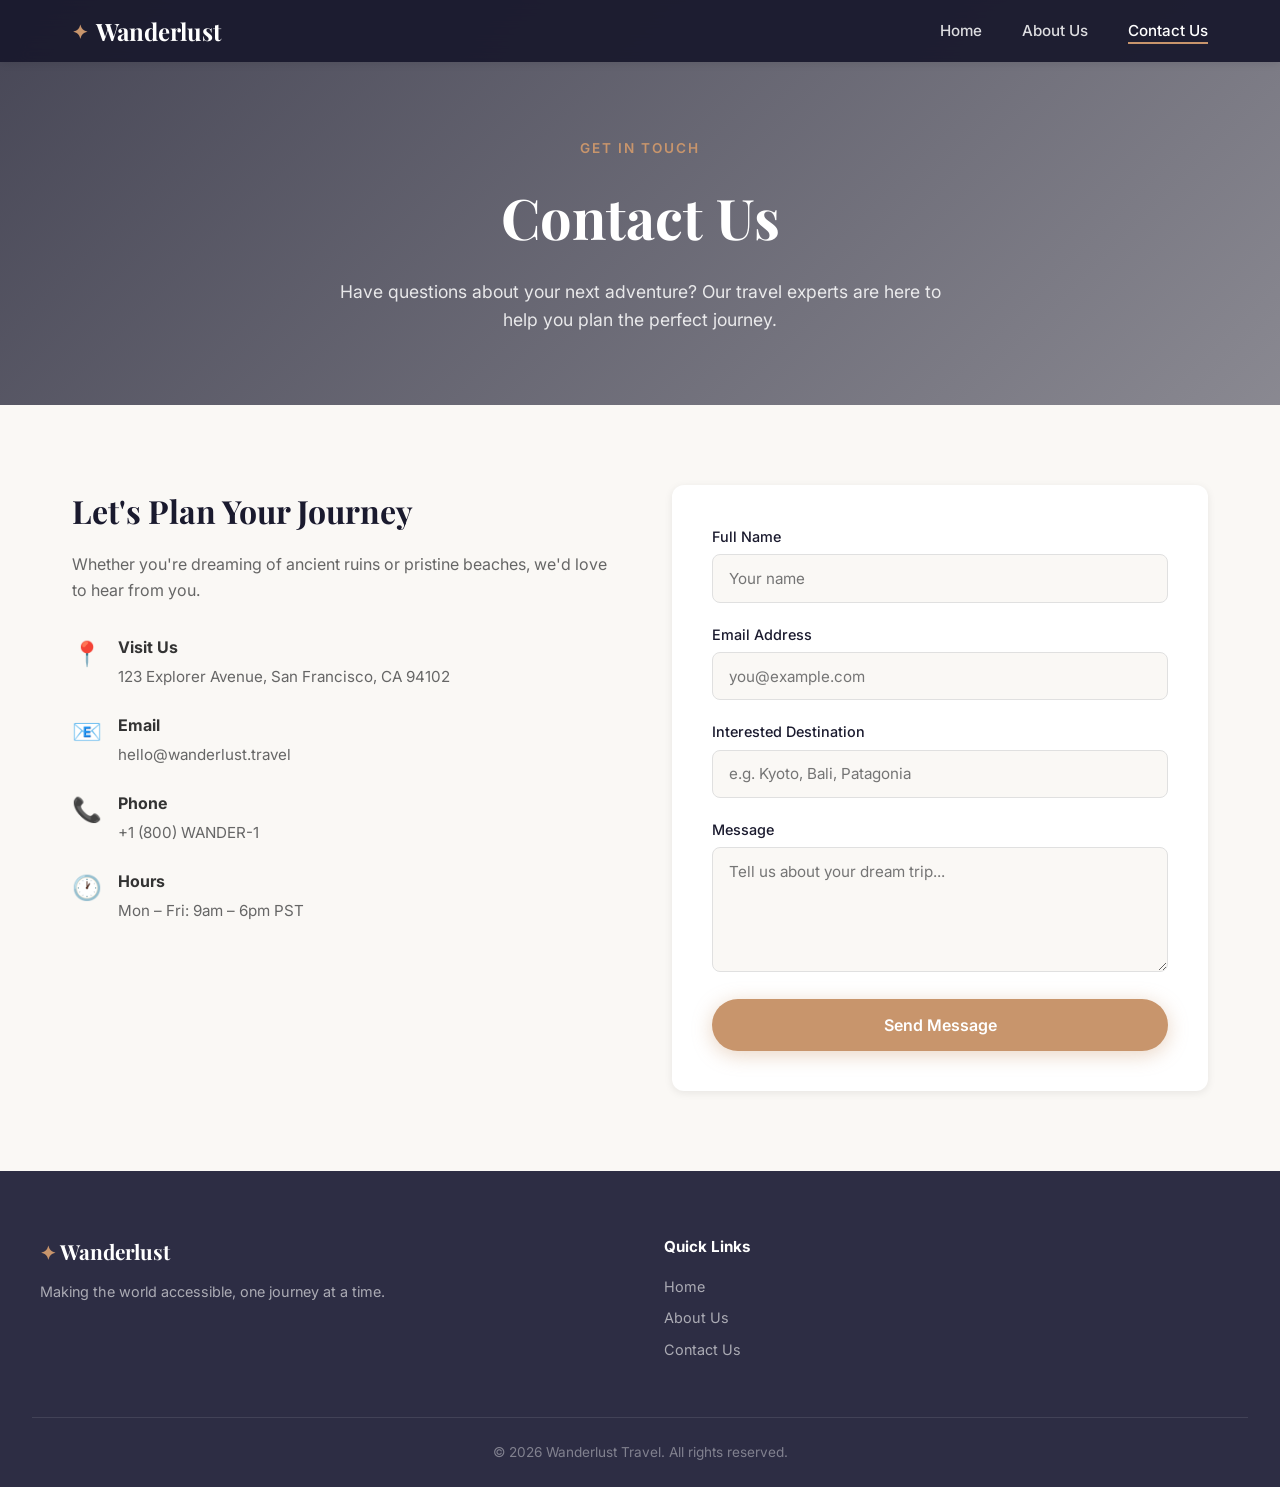
<file: contact.html>
<!DOCTYPE html>
<html lang="en">
<head>
  <meta charset="UTF-8" />
  <meta name="viewport" content="width=device-width, initial-scale=1.0" />
  <title>Contact Us — Wanderlust</title>
  <link rel="preconnect" href="https://fonts.googleapis.com" />
  <link rel="preconnect" href="https://fonts.gstatic.com" crossorigin />
  <link href="https://fonts.googleapis.com/css2?family=Playfair+Display:wght@400;600;700&family=Inter:wght@300;400;500;600&display=swap" rel="stylesheet" />
  <link rel="stylesheet" href="css/styles.css" />
</head>
<body>
  <nav class="navbar scrolled" id="navbar">
    <div class="nav-container">
      <a href="index.html" class="nav-logo">
        <span class="logo-icon">✦</span>
        Wanderlust
      </a>
      <button class="nav-toggle" id="navToggle" aria-label="Toggle navigation">
        <span></span>
        <span></span>
        <span></span>
      </button>
      <ul class="nav-links" id="navLinks">
        <li><a href="index.html">Home</a></li>
        <li><a href="about.html">About Us</a></li>
        <li><a href="contact.html" class="active">Contact Us</a></li>
      </ul>
    </div>
  </nav>

  <main class="page-main">
    <section class="page-hero contact-hero">
      <div class="page-hero-bg"></div>
      <div class="page-hero-overlay"></div>
      <div class="page-hero-content">
        <span class="section-tag">Get in Touch</span>
        <h1>Contact Us</h1>
        <p>Have questions about your next adventure? Our travel experts are here to help you plan the perfect journey.</p>
      </div>
    </section>

    <section class="contact-content">
      <div class="contact-grid">
        <div class="contact-info">
          <h2>Let's Plan Your Journey</h2>
          <p>Whether you're dreaming of ancient ruins or pristine beaches, we'd love to hear from you.</p>

          <div class="contact-details">
            <div class="contact-item">
              <span class="contact-icon">📍</span>
              <div>
                <strong>Visit Us</strong>
                <p>123 Explorer Avenue, San Francisco, CA 94102</p>
              </div>
            </div>
            <div class="contact-item">
              <span class="contact-icon">📧</span>
              <div>
                <strong>Email</strong>
                <p>hello@wanderlust.travel</p>
              </div>
            </div>
            <div class="contact-item">
              <span class="contact-icon">📞</span>
              <div>
                <strong>Phone</strong>
                <p>+1 (800) WANDER-1</p>
              </div>
            </div>
            <div class="contact-item">
              <span class="contact-icon">🕐</span>
              <div>
                <strong>Hours</strong>
                <p>Mon – Fri: 9am – 6pm PST</p>
              </div>
            </div>
          </div>
        </div>

        <form class="contact-form" id="contactForm">
          <div class="form-group">
            <label for="name">Full Name</label>
            <input type="text" id="name" name="name" required placeholder="Your name" />
          </div>
          <div class="form-group">
            <label for="email">Email Address</label>
            <input type="email" id="email" name="email" required placeholder="you@example.com" />
          </div>
          <div class="form-group">
            <label for="destination">Interested Destination</label>
            <input type="text" id="destination" name="destination" placeholder="e.g. Kyoto, Bali, Patagonia" />
          </div>
          <div class="form-group">
            <label for="message">Message</label>
            <textarea id="message" name="message" rows="5" required placeholder="Tell us about your dream trip..."></textarea>
          </div>
          <button type="submit" class="btn btn-primary btn-full">Send Message</button>
          <div class="form-success hidden" id="formSuccess">
            Thank you! We'll be in touch within 24 hours.
          </div>
        </form>
      </div>
    </section>
  </main>

  <footer class="footer">
    <div class="footer-content">
      <div class="footer-brand">
        <span class="logo-icon">✦</span> Wanderlust
        <p>Making the world accessible, one journey at a time.</p>
      </div>
      <div class="footer-links">
        <h4>Quick Links</h4>
        <a href="index.html">Home</a>
        <a href="about.html">About Us</a>
        <a href="contact.html">Contact Us</a>
      </div>
    </div>
    <div class="footer-bottom">
      <p>&copy; 2026 Wanderlust Travel. All rights reserved.</p>
    </div>
  </footer>

  <script src="js/app.js"></script>
</body>
</html>
</file>
<file: css/styles.css>
/* ===== CSS Variables ===== */
:root {
  --color-primary: #c8956c;
  --color-primary-dark: #a67548;
  --color-primary-light: #e8c9a8;
  --color-dark: #1a1a2e;
  --color-dark-soft: #2d2d44;
  --color-text: #333;
  --color-text-light: #666;
  --color-white: #ffffff;
  --color-bg: #faf8f5;
  --font-display: 'Playfair Display', Georgia, serif;
  --font-body: 'Inter', -apple-system, BlinkMacSystemFont, sans-serif;
  --shadow-sm: 0 2px 8px rgba(0, 0, 0, 0.08);
  --shadow-md: 0 8px 30px rgba(0, 0, 0, 0.12);
  --shadow-lg: 0 20px 60px rgba(0, 0, 0, 0.2);
  --radius: 12px;
  --transition: 0.3s cubic-bezier(0.4, 0, 0.2, 1);
}

/* ===== Reset & Base ===== */
*,
*::before,
*::after {
  margin: 0;
  padding: 0;
  box-sizing: border-box;
}

html {
  scroll-behavior: smooth;
}

body {
  font-family: var(--font-body);
  color: var(--color-text);
  background: var(--color-bg);
  line-height: 1.6;
  overflow-x: hidden;
}

img {
  max-width: 100%;
  display: block;
}

a {
  text-decoration: none;
  color: inherit;
}

/* ===== Navigation ===== */
.navbar {
  position: fixed;
  top: 0;
  left: 0;
  right: 0;
  z-index: 1000;
  padding: 1.25rem 0;
  transition: var(--transition);
}

.navbar.scrolled {
  background: rgba(26, 26, 46, 0.95);
  backdrop-filter: blur(12px);
  padding: 0.75rem 0;
  box-shadow: var(--shadow-sm);
}

.nav-container {
  max-width: 1200px;
  margin: 0 auto;
  padding: 0 2rem;
  display: flex;
  align-items: center;
  justify-content: space-between;
}

.nav-logo {
  font-family: var(--font-display);
  font-size: 1.5rem;
  font-weight: 700;
  color: var(--color-white);
  display: flex;
  align-items: center;
  gap: 0.5rem;
}

.logo-icon {
  color: var(--color-primary);
  font-size: 1.2rem;
}

.nav-links {
  display: flex;
  list-style: none;
  gap: 2.5rem;
}

.nav-links a {
  color: rgba(255, 255, 255, 0.85);
  font-size: 0.95rem;
  font-weight: 500;
  transition: var(--transition);
  position: relative;
}

.nav-links a::after {
  content: '';
  position: absolute;
  bottom: -4px;
  left: 0;
  width: 0;
  height: 2px;
  background: var(--color-primary);
  transition: var(--transition);
}

.nav-links a:hover,
.nav-links a.active {
  color: var(--color-white);
}

.nav-links a:hover::after,
.nav-links a.active::after {
  width: 100%;
}

.nav-toggle {
  display: none;
  flex-direction: column;
  gap: 5px;
  background: none;
  border: none;
  cursor: pointer;
  padding: 4px;
}

.nav-toggle span {
  display: block;
  width: 24px;
  height: 2px;
  background: var(--color-white);
  transition: var(--transition);
}

/* ===== Hero Section ===== */
.hero {
  position: relative;
  min-height: 100vh;
  display: flex;
  align-items: center;
  justify-content: center;
  overflow: hidden;
}

.hero-bg {
  position: absolute;
  inset: 0;
  background: url('https://images.unsplash.com/photo-1469474968028-56623f02e42e?w=1920&q=80') center/cover no-repeat;
  transform: scale(1.05);
  animation: heroZoom 20s ease-in-out infinite alternate;
}

@keyframes heroZoom {
  from { transform: scale(1.05); }
  to { transform: scale(1.15); }
}

.hero-overlay {
  position: absolute;
  inset: 0;
  background: linear-gradient(
    135deg,
    rgba(26, 26, 46, 0.75) 0%,
    rgba(26, 26, 46, 0.45) 50%,
    rgba(200, 149, 108, 0.25) 100%
  );
}

.hero-content {
  position: relative;
  z-index: 2;
  text-align: center;
  max-width: 800px;
  padding: 2rem;
  animation: fadeInUp 1s ease-out;
}

@keyframes fadeInUp {
  from {
    opacity: 0;
    transform: translateY(30px);
  }
  to {
    opacity: 1;
    transform: translateY(0);
  }
}

.social-links {
  display: flex;
  justify-content: center;
  gap: 1rem;
  margin-bottom: 2rem;
}

.social-link {
  width: 40px;
  height: 40px;
  border-radius: 50%;
  background: rgba(255, 255, 255, 0.1);
  backdrop-filter: blur(8px);
  border: 1px solid rgba(255, 255, 255, 0.2);
  display: flex;
  align-items: center;
  justify-content: center;
  color: var(--color-white);
  transition: var(--transition);
}

.social-link svg {
  width: 18px;
  height: 18px;
}

.social-link:hover {
  background: var(--color-primary);
  border-color: var(--color-primary);
  transform: translateY(-3px);
}

.hero-headline {
  font-family: var(--font-display);
  font-size: clamp(2.5rem, 6vw, 4.5rem);
  font-weight: 700;
  color: var(--color-white);
  line-height: 1.15;
  margin-bottom: 1.25rem;
}

.hero-headline em {
  font-style: italic;
  color: var(--color-primary-light);
}

.hero-description {
  font-size: 1.15rem;
  color: rgba(255, 255, 255, 0.85);
  max-width: 600px;
  margin: 0 auto 2.5rem;
  font-weight: 300;
  line-height: 1.7;
}

/* ===== Search Bar ===== */
.search-container {
  position: relative;
  max-width: 600px;
  margin: 0 auto 2rem;
}

.search-bar {
  display: flex;
  align-items: center;
  background: rgba(255, 255, 255, 0.95);
  border-radius: 60px;
  padding: 0.5rem 0.5rem 0.5rem 1.5rem;
  box-shadow: var(--shadow-lg);
  transition: var(--transition);
}

.search-bar:focus-within {
  box-shadow: 0 0 0 3px rgba(200, 149, 108, 0.4), var(--shadow-lg);
}

.search-icon {
  width: 20px;
  height: 20px;
  color: var(--color-text-light);
  flex-shrink: 0;
}

.search-input {
  flex: 1;
  border: none;
  outline: none;
  font-size: 1rem;
  font-family: var(--font-body);
  padding: 0.75rem 1rem;
  background: transparent;
  color: var(--color-text);
}

.search-input::placeholder {
  color: #aaa;
}

.search-btn {
  background: var(--color-primary);
  color: var(--color-white);
  border: none;
  padding: 0.85rem 1.75rem;
  border-radius: 50px;
  font-size: 0.95rem;
  font-weight: 600;
  cursor: pointer;
  transition: var(--transition);
  font-family: var(--font-body);
  white-space: nowrap;
}

.search-btn:hover {
  background: var(--color-primary-dark);
  transform: scale(1.02);
}

.search-suggestions {
  position: absolute;
  top: calc(100% + 8px);
  left: 0;
  right: 0;
  background: var(--color-white);
  border-radius: var(--radius);
  box-shadow: var(--shadow-md);
  overflow: hidden;
  display: none;
  z-index: 100;
}

.search-suggestions.active {
  display: block;
  animation: fadeInUp 0.2s ease-out;
}

.suggestion-item {
  display: flex;
  align-items: center;
  gap: 1rem;
  padding: 0.85rem 1.25rem;
  cursor: pointer;
  transition: var(--transition);
  border-bottom: 1px solid #f0f0f0;
}

.suggestion-item:last-child {
  border-bottom: none;
}

.suggestion-item:hover,
.suggestion-item.highlighted {
  background: #faf8f5;
}

.suggestion-thumb {
  width: 40px;
  height: 40px;
  border-radius: 8px;
  object-fit: cover;
}

.suggestion-info strong {
  display: block;
  font-size: 0.95rem;
}

.suggestion-info span {
  font-size: 0.8rem;
  color: var(--color-text-light);
}

.suggestion-country {
  background: #faf8f5;
}

.suggestion-flag {
  width: 40px;
  height: 40px;
  border-radius: 8px;
  background: var(--color-primary-light);
  display: flex;
  align-items: center;
  justify-content: center;
  font-size: 1.2rem;
  flex-shrink: 0;
}

/* ===== Buttons ===== */
.btn {
  display: inline-block;
  padding: 1rem 2.5rem;
  border-radius: 50px;
  font-size: 1rem;
  font-weight: 600;
  font-family: var(--font-body);
  cursor: pointer;
  transition: var(--transition);
  border: none;
}

.btn-primary {
  background: var(--color-primary);
  color: var(--color-white);
  box-shadow: 0 4px 20px rgba(200, 149, 108, 0.4);
}

.btn-primary:hover {
  background: var(--color-primary-dark);
  transform: translateY(-2px);
  box-shadow: 0 8px 30px rgba(200, 149, 108, 0.5);
}

.btn-full {
  width: 100%;
}

.scroll-indicator {
  position: absolute;
  bottom: 2rem;
  left: 50%;
  transform: translateX(-50%);
  text-align: center;
  color: rgba(255, 255, 255, 0.6);
  font-size: 0.8rem;
  animation: bounce 2s infinite;
}

.scroll-arrow {
  width: 20px;
  height: 20px;
  border-right: 2px solid rgba(255, 255, 255, 0.5);
  border-bottom: 2px solid rgba(255, 255, 255, 0.5);
  transform: rotate(45deg);
  margin: 0.5rem auto 0;
}

@keyframes bounce {
  0%, 100% { transform: translateX(-50%) translateY(0); }
  50% { transform: translateX(-50%) translateY(8px); }
}

/* ===== Destinations Section ===== */
.destinations-section {
  padding: 6rem 2rem;
  max-width: 1200px;
  margin: 0 auto;
}

.section-header {
  text-align: center;
  margin-bottom: 3.5rem;
}

.section-tag {
  display: inline-block;
  font-size: 0.85rem;
  font-weight: 600;
  text-transform: uppercase;
  letter-spacing: 2px;
  color: var(--color-primary);
  margin-bottom: 0.75rem;
}

.section-header h2 {
  font-family: var(--font-display);
  font-size: clamp(2rem, 4vw, 2.75rem);
  color: var(--color-dark);
  margin-bottom: 0.75rem;
}

.section-header p {
  color: var(--color-text-light);
  font-size: 1.05rem;
}

.destinations-grid {
  display: grid;
  grid-template-columns: repeat(auto-fill, minmax(320px, 1fr));
  gap: 2rem;
}

.destination-card {
  background: var(--color-white);
  border-radius: var(--radius);
  overflow: hidden;
  box-shadow: var(--shadow-sm);
  transition: var(--transition);
  animation: fadeInUp 0.5s ease-out both;
}

.destination-card:hover {
  transform: translateY(-8px);
  box-shadow: var(--shadow-md);
}

.card-image {
  position: relative;
  height: 220px;
  overflow: hidden;
}

.card-image img {
  width: 100%;
  height: 100%;
  object-fit: cover;
  transition: transform 0.5s ease;
}

.destination-card:hover .card-image img {
  transform: scale(1.08);
}

.card-rating {
  position: absolute;
  top: 1rem;
  right: 1rem;
  background: rgba(255, 255, 255, 0.95);
  padding: 0.35rem 0.75rem;
  border-radius: 20px;
  font-size: 0.85rem;
  font-weight: 600;
  display: flex;
  align-items: center;
  gap: 0.25rem;
}

.card-body {
  padding: 1.5rem;
}

.card-location {
  font-size: 0.85rem;
  color: var(--color-primary);
  font-weight: 500;
  text-transform: uppercase;
  letter-spacing: 1px;
  margin-bottom: 0.35rem;
}

.card-body h3 {
  font-family: var(--font-display);
  font-size: 1.4rem;
  color: var(--color-dark);
  margin-bottom: 0.5rem;
}

.card-body p {
  font-size: 0.9rem;
  color: var(--color-text-light);
  margin-bottom: 1rem;
  display: -webkit-box;
  -webkit-line-clamp: 2;
  -webkit-box-orient: vertical;
  overflow: hidden;
}

.card-keywords {
  display: flex;
  flex-wrap: wrap;
  gap: 0.4rem;
  margin-bottom: 1.25rem;
}

.keyword-tag {
  font-size: 0.75rem;
  padding: 0.25rem 0.65rem;
  background: #f5f0eb;
  color: var(--color-text-light);
  border-radius: 20px;
}

.card-footer {
  display: flex;
  align-items: center;
  justify-content: space-between;
}

.card-price {
  font-size: 1.25rem;
  font-weight: 700;
  color: var(--color-dark);
}

.card-price span {
  font-size: 0.8rem;
  font-weight: 400;
  color: var(--color-text-light);
}

.card-book-btn {
  background: var(--color-dark);
  color: var(--color-white);
  border: none;
  padding: 0.6rem 1.25rem;
  border-radius: 50px;
  font-size: 0.85rem;
  font-weight: 600;
  cursor: pointer;
  transition: var(--transition);
  font-family: var(--font-body);
}

.card-book-btn:hover {
  background: var(--color-primary);
}

.no-results {
  text-align: center;
  padding: 4rem 2rem;
}

.no-results-icon {
  font-size: 3rem;
  margin-bottom: 1rem;
}

.no-results h3 {
  font-family: var(--font-display);
  font-size: 1.5rem;
  margin-bottom: 0.5rem;
}

.no-results p {
  color: var(--color-text-light);
}

.hidden {
  display: none !important;
}

/* ===== Features Section ===== */
.features-section {
  background: var(--color-dark);
  padding: 5rem 2rem;
}

.features-grid {
  max-width: 1000px;
  margin: 0 auto;
  display: grid;
  grid-template-columns: repeat(auto-fit, minmax(250px, 1fr));
  gap: 2.5rem;
}

.feature-card {
  text-align: center;
  color: var(--color-white);
}

.feature-icon {
  font-size: 2.5rem;
  margin-bottom: 1rem;
}

.feature-card h3 {
  font-family: var(--font-display);
  font-size: 1.3rem;
  margin-bottom: 0.75rem;
}

.feature-card p {
  color: rgba(255, 255, 255, 0.7);
  font-size: 0.95rem;
}

/* ===== Footer ===== */
.footer {
  background: var(--color-dark-soft);
  color: rgba(255, 255, 255, 0.8);
  padding: 4rem 2rem 0;
}

.footer-content {
  max-width: 1200px;
  margin: 0 auto;
  display: grid;
  grid-template-columns: repeat(auto-fit, minmax(200px, 1fr));
  gap: 3rem;
  padding-bottom: 3rem;
}

.footer-brand {
  font-family: var(--font-display);
  font-size: 1.3rem;
  font-weight: 700;
  color: var(--color-white);
}

.footer-brand p {
  font-family: var(--font-body);
  font-size: 0.9rem;
  font-weight: 400;
  margin-top: 0.75rem;
  color: rgba(255, 255, 255, 0.6);
}

.footer-links h4,
.footer-social h4 {
  color: var(--color-white);
  font-size: 0.95rem;
  margin-bottom: 1rem;
}

.footer-links a {
  display: block;
  color: rgba(255, 255, 255, 0.6);
  font-size: 0.9rem;
  margin-bottom: 0.5rem;
  transition: var(--transition);
}

.footer-links a:hover {
  color: var(--color-primary);
}

.footer-bottom {
  border-top: 1px solid rgba(255, 255, 255, 0.1);
  padding: 1.5rem 0;
  text-align: center;
  font-size: 0.85rem;
  color: rgba(255, 255, 255, 0.4);
}

/* ===== Modal ===== */
.modal {
  position: fixed;
  inset: 0;
  z-index: 2000;
  display: flex;
  align-items: center;
  justify-content: center;
}

.modal-overlay {
  position: absolute;
  inset: 0;
  background: rgba(0, 0, 0, 0.6);
  backdrop-filter: blur(4px);
}

.modal-content {
  position: relative;
  background: var(--color-white);
  border-radius: var(--radius);
  padding: 2.5rem;
  max-width: 480px;
  width: 90%;
  animation: fadeInUp 0.3s ease-out;
}

.modal-close {
  position: absolute;
  top: 1rem;
  right: 1rem;
  background: none;
  border: none;
  font-size: 1.5rem;
  cursor: pointer;
  color: var(--color-text-light);
  transition: var(--transition);
}

.modal-close:hover {
  color: var(--color-dark);
}

.modal-destination h2 {
  font-family: var(--font-display);
  font-size: 1.75rem;
  margin-bottom: 0.25rem;
}

.modal-destination .modal-location {
  color: var(--color-primary);
  font-weight: 500;
  margin-bottom: 1rem;
}

.modal-destination p {
  color: var(--color-text-light);
  margin-bottom: 1.5rem;
}

.modal-price {
  font-size: 1.5rem;
  font-weight: 700;
  margin-bottom: 1.5rem;
}

.modal-price span {
  font-size: 0.85rem;
  font-weight: 400;
  color: var(--color-text-light);
}

/* ===== About & Contact Pages ===== */
.page-main {
  padding-top: 0;
}

.page-hero {
  position: relative;
  min-height: 45vh;
  display: flex;
  align-items: center;
  justify-content: center;
  overflow: hidden;
}

.page-hero-bg {
  position: absolute;
  inset: 0;
  background-size: cover;
  background-position: center;
}

.about-hero .page-hero-bg {
  background-image: url('https://images.unsplash.com/photo-1488646953014-85cb44e25828?w=1920&q=80');
}

.contact-hero .page-hero-bg {
  background-image: url('https://images.unsplash.com/photo-1436491865332-7a61a109cc05?w=1920&q=80');
}

.page-hero-overlay {
  position: absolute;
  inset: 0;
  background: linear-gradient(135deg, rgba(26, 26, 46, 0.8), rgba(26, 26, 46, 0.5));
}

.page-hero-content {
  position: relative;
  z-index: 2;
  text-align: center;
  padding: 8rem 2rem 4rem;
  max-width: 700px;
}

.page-hero-content h1 {
  font-family: var(--font-display);
  font-size: clamp(2.5rem, 5vw, 3.5rem);
  color: var(--color-white);
  margin-bottom: 1rem;
}

.page-hero-content p {
  color: rgba(255, 255, 255, 0.85);
  font-size: 1.1rem;
}

.about-content,
.contact-content {
  max-width: 1200px;
  margin: 0 auto;
  padding: 5rem 2rem;
}

.about-grid {
  display: grid;
  grid-template-columns: 1fr 1fr;
  gap: 4rem;
  align-items: center;
  margin-bottom: 5rem;
}

.about-text h2 {
  font-family: var(--font-display);
  font-size: 2rem;
  margin-bottom: 1.25rem;
  color: var(--color-dark);
}

.about-text p {
  color: var(--color-text-light);
  margin-bottom: 1rem;
  line-height: 1.8;
}

.about-image img {
  border-radius: var(--radius);
  box-shadow: var(--shadow-md);
}

.stats-grid {
  display: grid;
  grid-template-columns: repeat(4, 1fr);
  gap: 2rem;
  margin-bottom: 5rem;
}

.stat-card {
  text-align: center;
  padding: 2rem;
  background: var(--color-white);
  border-radius: var(--radius);
  box-shadow: var(--shadow-sm);
}

.stat-number {
  display: block;
  font-family: var(--font-display);
  font-size: 2.5rem;
  font-weight: 700;
  color: var(--color-primary);
}

.stat-label {
  font-size: 0.9rem;
  color: var(--color-text-light);
}

.values-section h2 {
  font-family: var(--font-display);
  font-size: 2rem;
  text-align: center;
  margin-bottom: 2.5rem;
  color: var(--color-dark);
}

.values-grid {
  display: grid;
  grid-template-columns: repeat(3, 1fr);
  gap: 2rem;
}

.value-card {
  padding: 2rem;
  background: var(--color-white);
  border-radius: var(--radius);
  box-shadow: var(--shadow-sm);
  border-top: 3px solid var(--color-primary);
}

.value-card h3 {
  font-family: var(--font-display);
  margin-bottom: 0.75rem;
}

.value-card p {
  color: var(--color-text-light);
  font-size: 0.95rem;
}

/* ===== Contact Form ===== */
.contact-grid {
  display: grid;
  grid-template-columns: 1fr 1fr;
  gap: 4rem;
}

.contact-info h2 {
  font-family: var(--font-display);
  font-size: 2rem;
  margin-bottom: 1rem;
  color: var(--color-dark);
}

.contact-info > p {
  color: var(--color-text-light);
  margin-bottom: 2rem;
}

.contact-details {
  display: flex;
  flex-direction: column;
  gap: 1.5rem;
}

.contact-item {
  display: flex;
  gap: 1rem;
  align-items: flex-start;
}

.contact-icon {
  font-size: 1.5rem;
}

.contact-item strong {
  display: block;
  margin-bottom: 0.25rem;
}

.contact-item p {
  color: var(--color-text-light);
  font-size: 0.95rem;
}

.contact-form {
  background: var(--color-white);
  padding: 2.5rem;
  border-radius: var(--radius);
  box-shadow: var(--shadow-sm);
}

.form-group {
  margin-bottom: 1.25rem;
}

.form-group label {
  display: block;
  font-size: 0.9rem;
  font-weight: 500;
  margin-bottom: 0.4rem;
  color: var(--color-dark);
}

.form-group input,
.form-group textarea {
  width: 100%;
  padding: 0.85rem 1rem;
  border: 1px solid #e0e0e0;
  border-radius: 8px;
  font-family: var(--font-body);
  font-size: 0.95rem;
  transition: var(--transition);
  background: var(--color-bg);
}

.form-group input:focus,
.form-group textarea:focus {
  outline: none;
  border-color: var(--color-primary);
  box-shadow: 0 0 0 3px rgba(200, 149, 108, 0.15);
}

.form-success {
  margin-top: 1rem;
  padding: 1rem;
  background: #e8f5e9;
  color: #2e7d32;
  border-radius: 8px;
  text-align: center;
  font-weight: 500;
}

/* ===== Responsive ===== */
@media (max-width: 768px) {
  .nav-toggle {
    display: flex;
  }

  .nav-links {
    position: fixed;
    top: 0;
    right: -100%;
    width: 280px;
    height: 100vh;
    background: var(--color-dark);
    flex-direction: column;
    padding: 5rem 2rem 2rem;
    gap: 1.5rem;
    transition: var(--transition);
    box-shadow: var(--shadow-lg);
  }

  .nav-links.open {
    right: 0;
  }

  .search-bar {
    flex-direction: column;
    border-radius: var(--radius);
    padding: 1rem;
    gap: 0.75rem;
  }

  .search-btn {
    width: 100%;
    border-radius: 8px;
  }

  .about-grid,
  .contact-grid,
  .values-grid {
    grid-template-columns: 1fr;
  }

  .stats-grid {
    grid-template-columns: repeat(2, 1fr);
  }

  .destinations-grid {
    grid-template-columns: 1fr;
  }
}

@media (max-width: 480px) {
  .stats-grid {
    grid-template-columns: 1fr;
  }

  .hero-headline {
    font-size: 2rem;
  }
}
</file>
